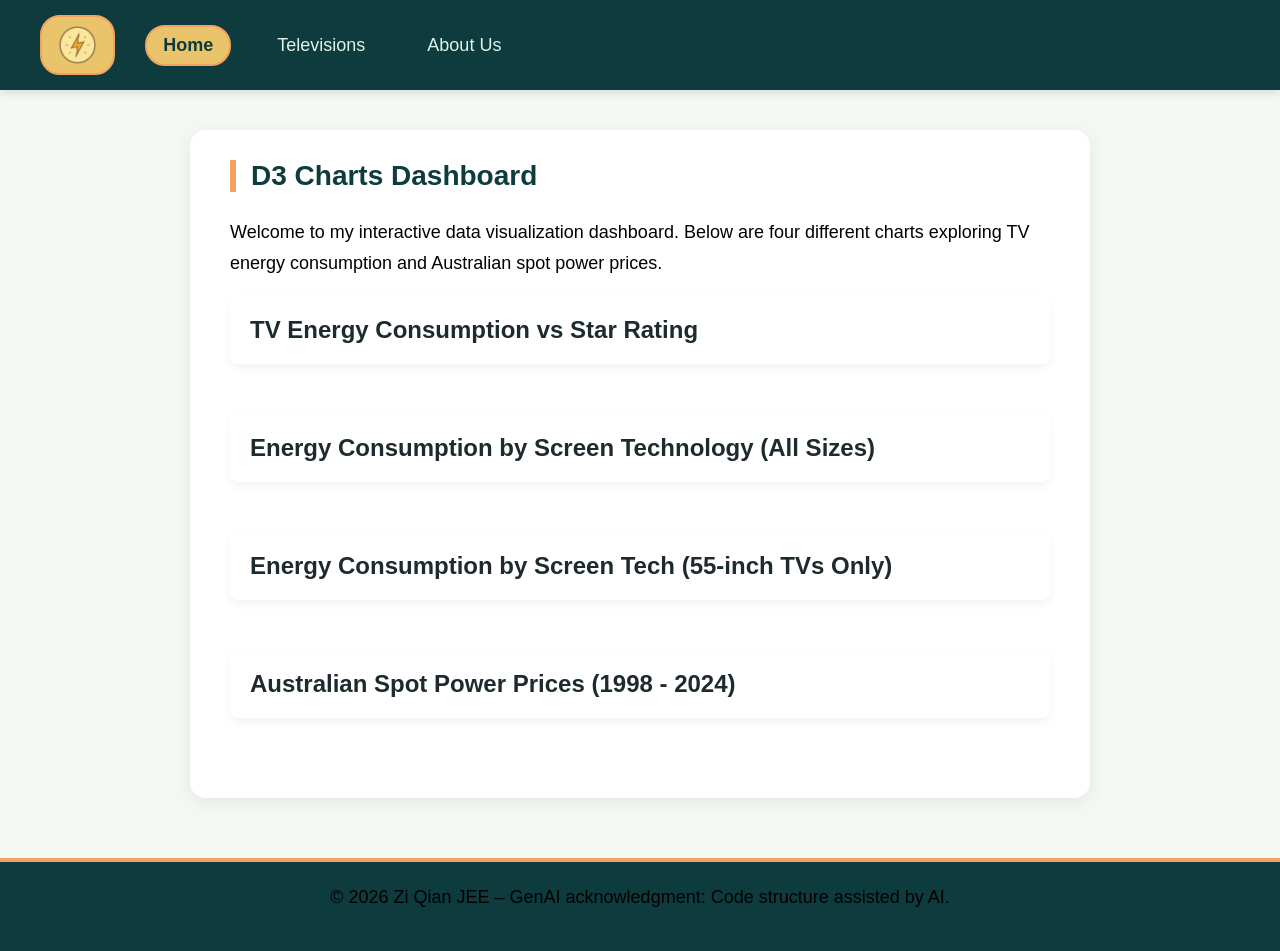
<file: index.html>
<!DOCTYPE html>
<html lang="en">
<head>
  <meta charset="UTF-8">
  <meta name="viewport" content="width=device-width, initial-scale=1.0">
  <title>Home - Appliance Energy</title>
  <link rel="stylesheet" href="style.css">
</head>
<body>
  <nav>
    <a href="index.html" id="nav-logo">
      <img src="PowerIcon.png" alt="Power Logo" id="logo">
    </a>
    <a href="index.html" id="nav-home">Home</a>
    <a href="televisions.html" id="nav-televisions">Televisions</a>
    <a href="about.html" id="nav-about">About Us</a>
  </nav>

  <main>
    <h1>D3 Charts Dashboard</h1>
    <p>Welcome to my interactive data visualization dashboard. Below are four different charts exploring TV energy consumption and Australian spot power prices.</p>

    <!-- Chart 1: Scatter Plot -->
    <section class="chart-box">
      <h2>TV Energy Consumption vs Star Rating</h2>
      <div id="scatter-container" class="responsive-svg-container"></div>
    </section>

    <!-- Chart 2: Donut Chart -->
    <section class="chart-box">
      <h2>Energy Consumption by Screen Technology (All Sizes)</h2>
      <div id="donut-container" class="responsive-svg-container"></div>
    </section>

    <!-- Chart 3: Bar Chart -->
    <section class="chart-box">
      <h2>Energy Consumption by Screen Tech (55-inch TVs Only)</h2>
      <div id="bar-container" class="responsive-svg-container"></div>
    </section>

    <!-- Chart 4: Line Chart -->
    <section class="chart-box">
      <h2>Australian Spot Power Prices (1998 - 2024)</h2>
      <div id="line-container" class="responsive-svg-container"></div>
    </section>
  </main>

  <footer>
    <p>&copy; 2026 Zi Qian JEE – GenAI acknowledgment: Code structure assisted by AI.</p>
  </footer>

  <!-- Load D3 first, then your D3 code file -->
  <script src="https://d3js.org/d3.v7.min.js"></script>

  <script src="scatter.js"></script>
  <script src="donut.js"></script>
  <script src="bar.js"></script>
  <script src="line.js"></script>
  <script src="script.js"></script>

  <!--for T04-4 to 7
  <script src="t04-5-bars.js"></script>
  <script src="t04-4-load.js"></script>
  -->

  <!-- for T04-3 only
   <script src="t04-3-bars.js"></script>
  -->

  <!-- for T04-2 only
  <script src="energy-d3.js"></script>
  -->
  <script src="script.js"></script>
</body>
</html>
</file>
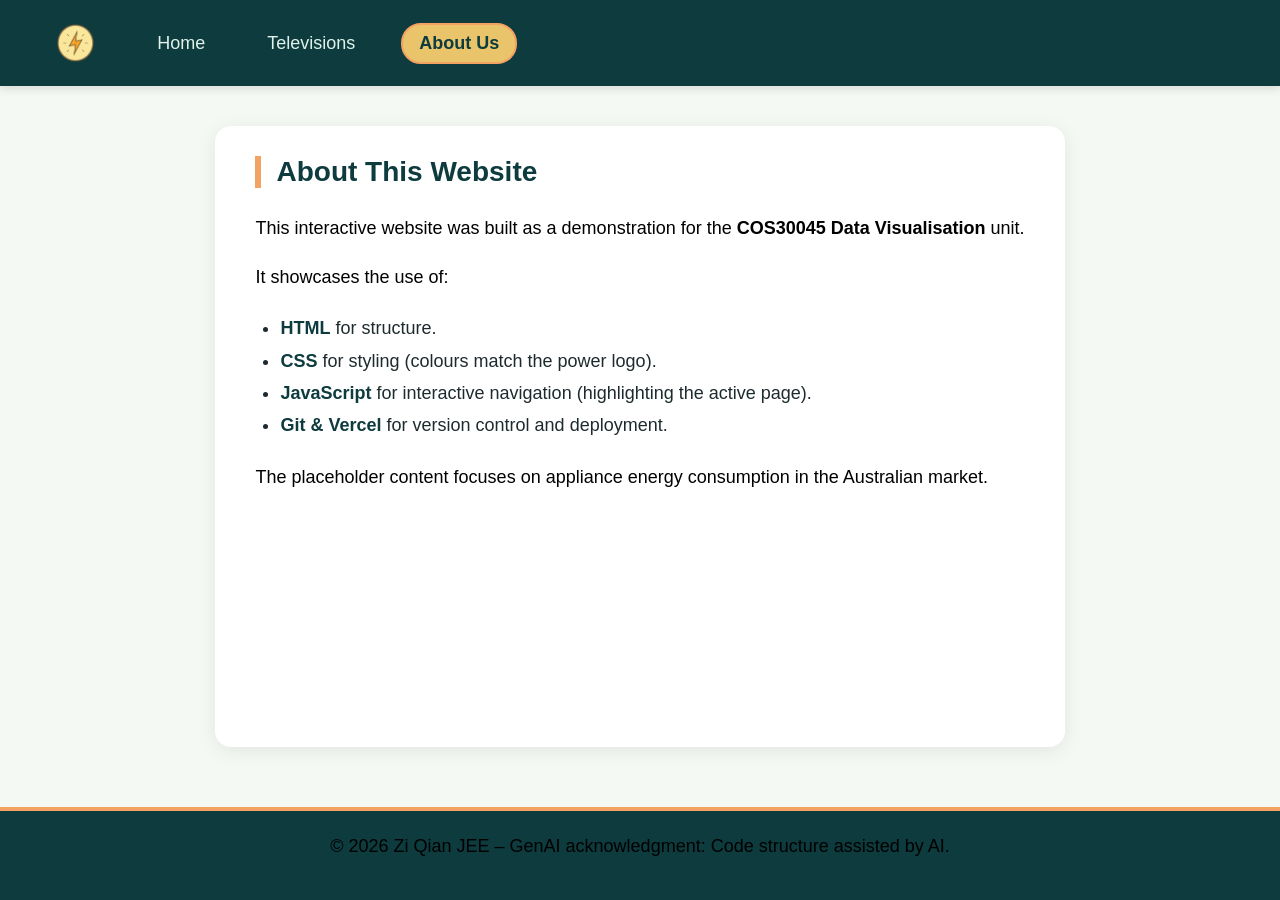
<file: about.html>
<!DOCTYPE html>
<html lang="en">
<head>
  <meta charset="UTF-8">
  <meta name="viewport" content="width=device-width, initial-scale=1.0">
  <title>About Us - Appliance Energy</title>
  <link rel="stylesheet" href="style.css">
</head>
<body>
  <nav>
    <a href="index.html" id="nav-logo">
      <img src="PowerIcon.png" alt="Power Logo" id="logo">
    </a>
    <a href="index.html" id="nav-home">Home</a>
    <a href="televisions.html" id="nav-televisions">Televisions</a>
    <a href="about.html" id="nav-about">About Us</a>
  </nav>

  <main>
    <h1>About This Website</h1>
    <p>This interactive website was built as a demonstration for the <strong>COS30045 Data Visualisation</strong> unit.</p>
    <p>It showcases the use of:</p>
    <ul>
      <li><strong>HTML</strong> for structure.</li>
      <li><strong>CSS</strong> for styling (colours match the power logo).</li>
      <li><strong>JavaScript</strong> for interactive navigation (highlighting the active page).</li>
      <li><strong>Git & Vercel</strong> for version control and deployment.</li>
    </ul>
    <p>The placeholder content focuses on appliance energy consumption in the Australian market.</p>
  </main>

  <footer>
    <p>&copy; 2026 Zi Qian JEE – GenAI acknowledgment: Code structure assisted by AI.</p>
  </footer>

  <script src="script.js"></script>
</body>
</html>
</file>
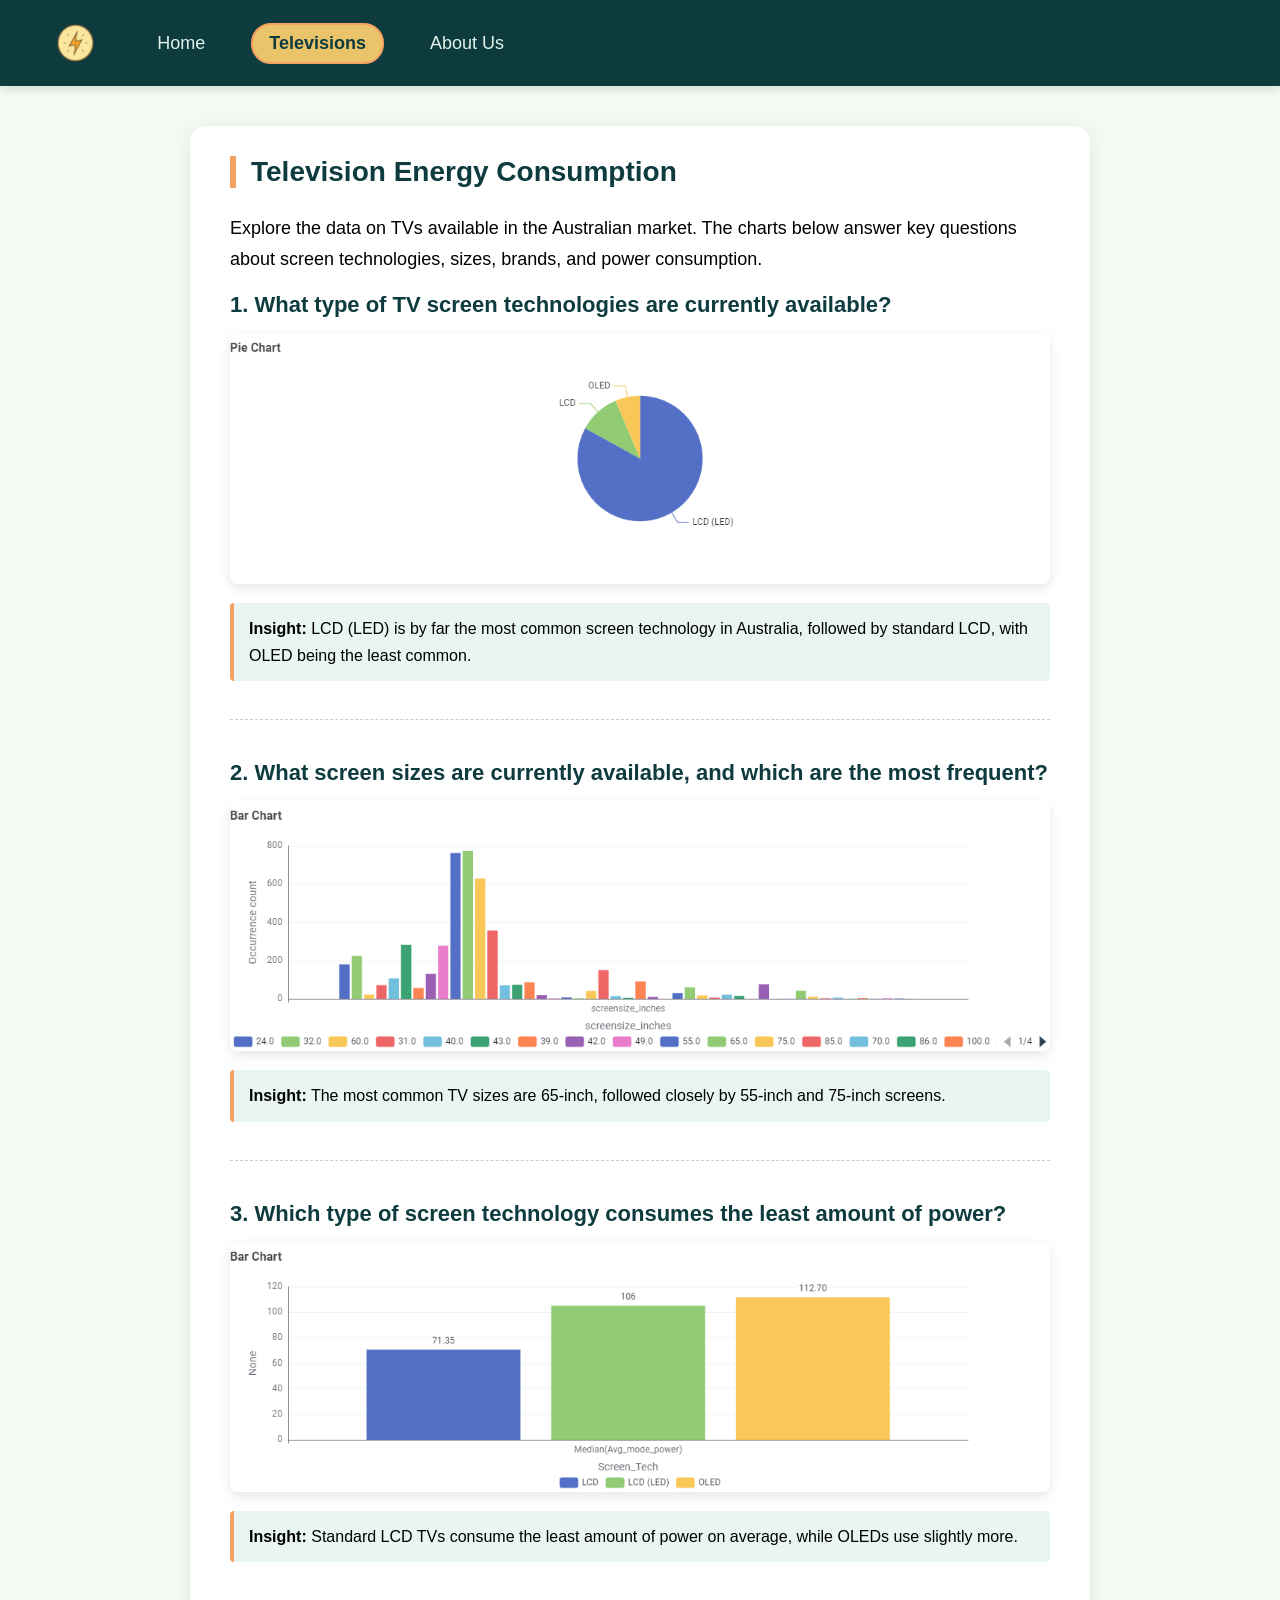
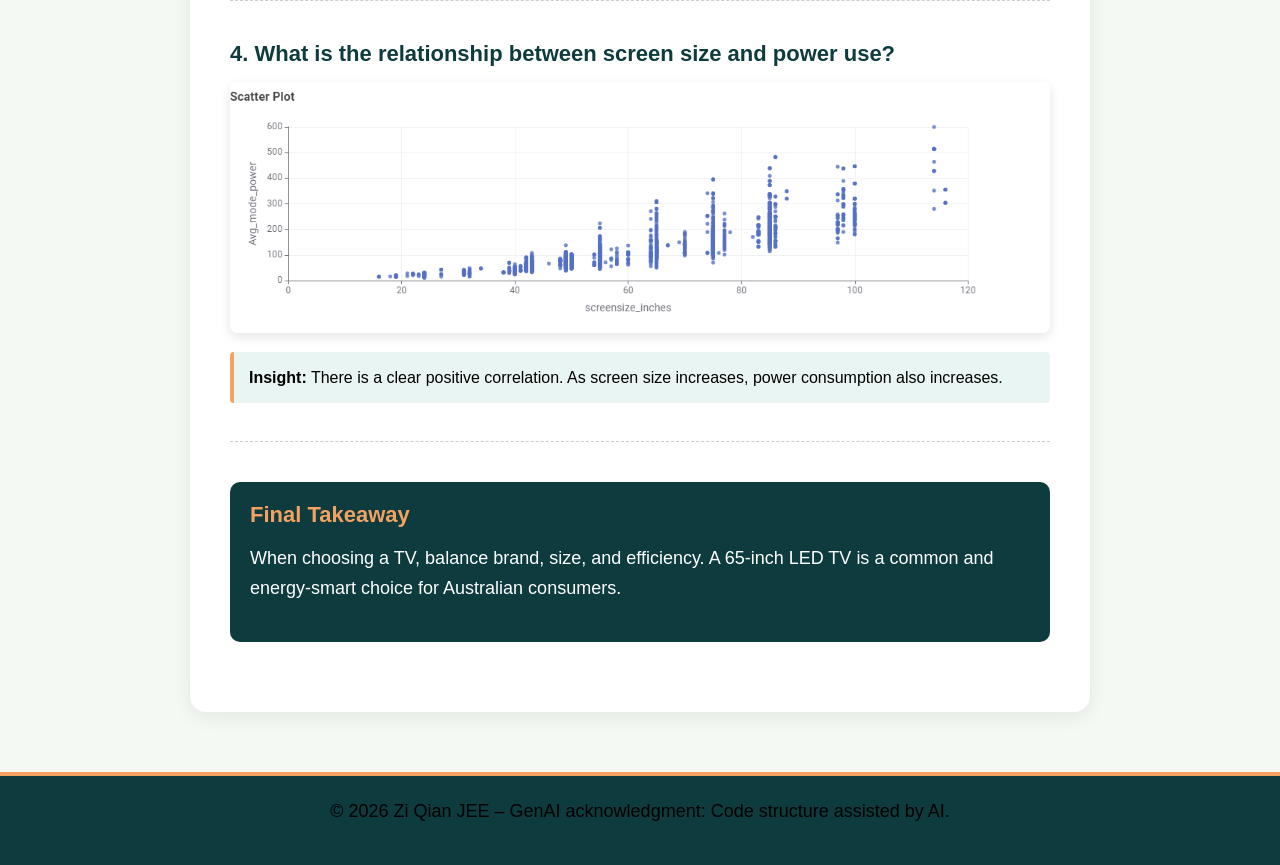
<file: televisions.html>
<!DOCTYPE html>
<html lang="en">
<head>
  <meta charset="UTF-8">
  <meta name="viewport" content="width=device-width, initial-scale=1.0">
  <title>Televisions - Appliance Energy</title>
  <link rel="stylesheet" href="style.css">
</head>
<body>
  <nav>
    <a href="index.html" id="nav-logo">
      <img src="PowerIcon.png" alt="Power Logo" id="logo">
    </a>
    <a href="index.html" id="nav-home">Home</a>
    <a href="televisions.html" id="nav-televisions">Televisions</a>
    <a href="about.html" id="nav-about">About Us</a>
  </nav>

  <main>
    <h1>Television Energy Consumption</h1>
    <p>Explore the data on TVs available in the Australian market. The charts below answer key questions about screen technologies, sizes, brands, and power consumption.</p>

    <!-- Question 1 -->
    <section class="chart-section">
      <h2>1. What type of TV screen technologies are currently available?</h2>
      <img src="chart1.png" alt="Screen Technologies Chart">
      <p class="insight"><strong>Insight:</strong> LCD (LED) is by far the most common screen technology in Australia, followed by standard LCD, with OLED being the least common.</p>
    </section>

    <!-- Question 2 -->
    <section class="chart-section">
      <h2>2. What screen sizes are currently available, and which are the most frequent?</h2>
      <img src="chart2.png" alt="Screen Sizes Chart">
      <p class="insight"><strong>Insight:</strong> The most common TV sizes are 65-inch, followed closely by 55-inch and 75-inch screens.</p>
    </section>

    <!-- Question 3 -->
    <section class="chart-section">
      <h2>3. Which type of screen technology consumes the least amount of power?</h2>
      <img src="chart3.png" alt="Power Consumption by Tech Chart">
      <p class="insight"><strong>Insight:</strong> Standard LCD TVs consume the least amount of power on average, while OLEDs use slightly more.</p>
    </section>

    <!-- Question 4 -->
    <section class="chart-section">
      <h2>4. What is the relationship between screen size and power use?</h2>
      <img src="chart4.png" alt="Screen Size vs Power Chart">
      <p class="insight"><strong>Insight:</strong> There is a clear positive correlation. As screen size increases, power consumption also increases.</p>
    </section>

    <!-- Conclusion --> 
    <section class="chart-section conclusion">
      <h2>Final Takeaway</h2>
      <p>When choosing a TV, balance brand, size, and efficiency. A 65-inch LED TV is a common and energy-smart choice for Australian consumers.</p>
    </section>

  </main>

  <footer>
    <p>&copy; 2026 Zi Qian JEE – GenAI acknowledgment: Code structure assisted by AI.</p>
  </footer>

  <script src="script.js"></script>
</body>
</html>
</file>
<file: style.css>
/* Reset and Base */
* {
  margin: 0;
  padding: 0;
  box-sizing: border-box;
}

body {
  font-family: 'Segoe UI', Tahoma, Geneva, Verdana, sans-serif;
  background-color: #f4f9f4;
  color: #1e2b2e;
  display: flex;
  flex-direction: column;
  min-height: 100vh;
}

/* Navigation */
nav {
  background-color: #0d3b3e; /* Dark teal from logo */
  padding: 15px 40px;
  display: flex;
  align-items: center;
  gap: 30px;
  box-shadow: 0 4px 8px rgba(0,0,0,0.1);
}

#logo {
  height: 40px;
  width: auto;
  display: block;
}

nav a {
  color: #e0f2e9;
  text-decoration: none;
  font-size: 18px;
  font-weight: 500;
  padding: 8px 16px;
  border-radius: 20px;
  transition: all 0.3s ease;
}

/* Mouse-over feedback */
nav a:hover {
  background-color: #f4a261; /* Warm accent colour (matches logo's secondary) */
  color: #0d3b3e;
  transform: scale(1.05);
}

/* Active page feedback */
nav a.active {
  background-color: #e9c46a;
  color: #0d3b3e;
  font-weight: bold;
  border: 2px solid #f4a261;
}

/* Main Content */
main {
  flex: 1;
  max-width: 900px;
  margin: 40px auto;
  padding: 30px 40px;
  background-color: white;
  border-radius: 16px;
  box-shadow: 0 4px 20px rgba(0, 0, 0, 0.08);
}

h1 {
  color: #0d3b3e;
  border-left: 6px solid #f4a261;
  padding-left: 15px;
  margin-bottom: 25px;
  font-size: 28px;
}

p {
  font-size: 18px;
  line-height: 1.7;
  margin-bottom: 18px;
  color: black;
}

ul {
  margin: 20px 0 20px 25px;
  font-size: 18px;
  line-height: 1.8;
}

li strong {
  color: #0d3b3e;
}

/* Footer */
footer {
  background-color: #0d3b3e;
  color: #cbdcd6;
  text-align: center;
  padding: 20px 0;
  font-size: 14px;
  border-top: 4px solid #f4a261;
  margin-top: 20px;
}

/* Chart Sections */
.chart-section {
  margin-bottom: 40px;
  padding-bottom: 20px;
  border-bottom: 1px dashed #ccc;
}

.chart-section h2 {
  color: #0d3b3e;
  font-size: 22px;
  margin-bottom: 15px;
}

.chart-section img {
  max-width: 100%;
  height: auto;
  border-radius: 8px;
  box-shadow: 0 4px 12px rgba(0,0,0,0.1);
  margin-bottom: 15px;
}

.insight {
  background-color: #e9f5f2;
  border-left: 4px solid #f4a261;
  padding: 12px 15px;
  border-radius: 4px;
  font-size: 16px;
}

.conclusion {
  border-bottom: none;
  background-color: #0d3b3e;
  color: white;
  padding: 20px;
  border-radius: 10px;
}

.conclusion h2 {
  color: #f4a261;
}

.conclusion p {
  color: white;
}

.responsive-svg-container {
margin: 0 auto; /* center */
width: 100%; /* fill parent width */
max-width: 1200px; /* cap max width */
}

.chart-box {
  margin-bottom: 50px;
  padding: 20px;
  background: white;
  border-radius: 8px;
  box-shadow: 0 4px 10px rgba(0,0,0,0.05);
}

.responsive-svg-container {
  width: 100%;
  max-width: 900px;
  margin: 0 auto;
  overflow: hidden; /* Prevents charts from spilling out */
}

/* Tooltip for Line Chart */
.d3-tooltip {
  position: absolute;
  background-color: #0d3b3e;
  color: white;
  padding: 6px 10px;
  border-radius: 4px;
  font-size: 13px;
  font-family: 'Segoe UI', sans-serif;
  pointer-events: none; /* Prevents tooltip from blocking mouse events */
  opacity: 0;
  transition: opacity 0.2s;
  box-shadow: 0 2px 5px rgba(0,0,0,0.2);
  z-index: 10;
}
</file>
